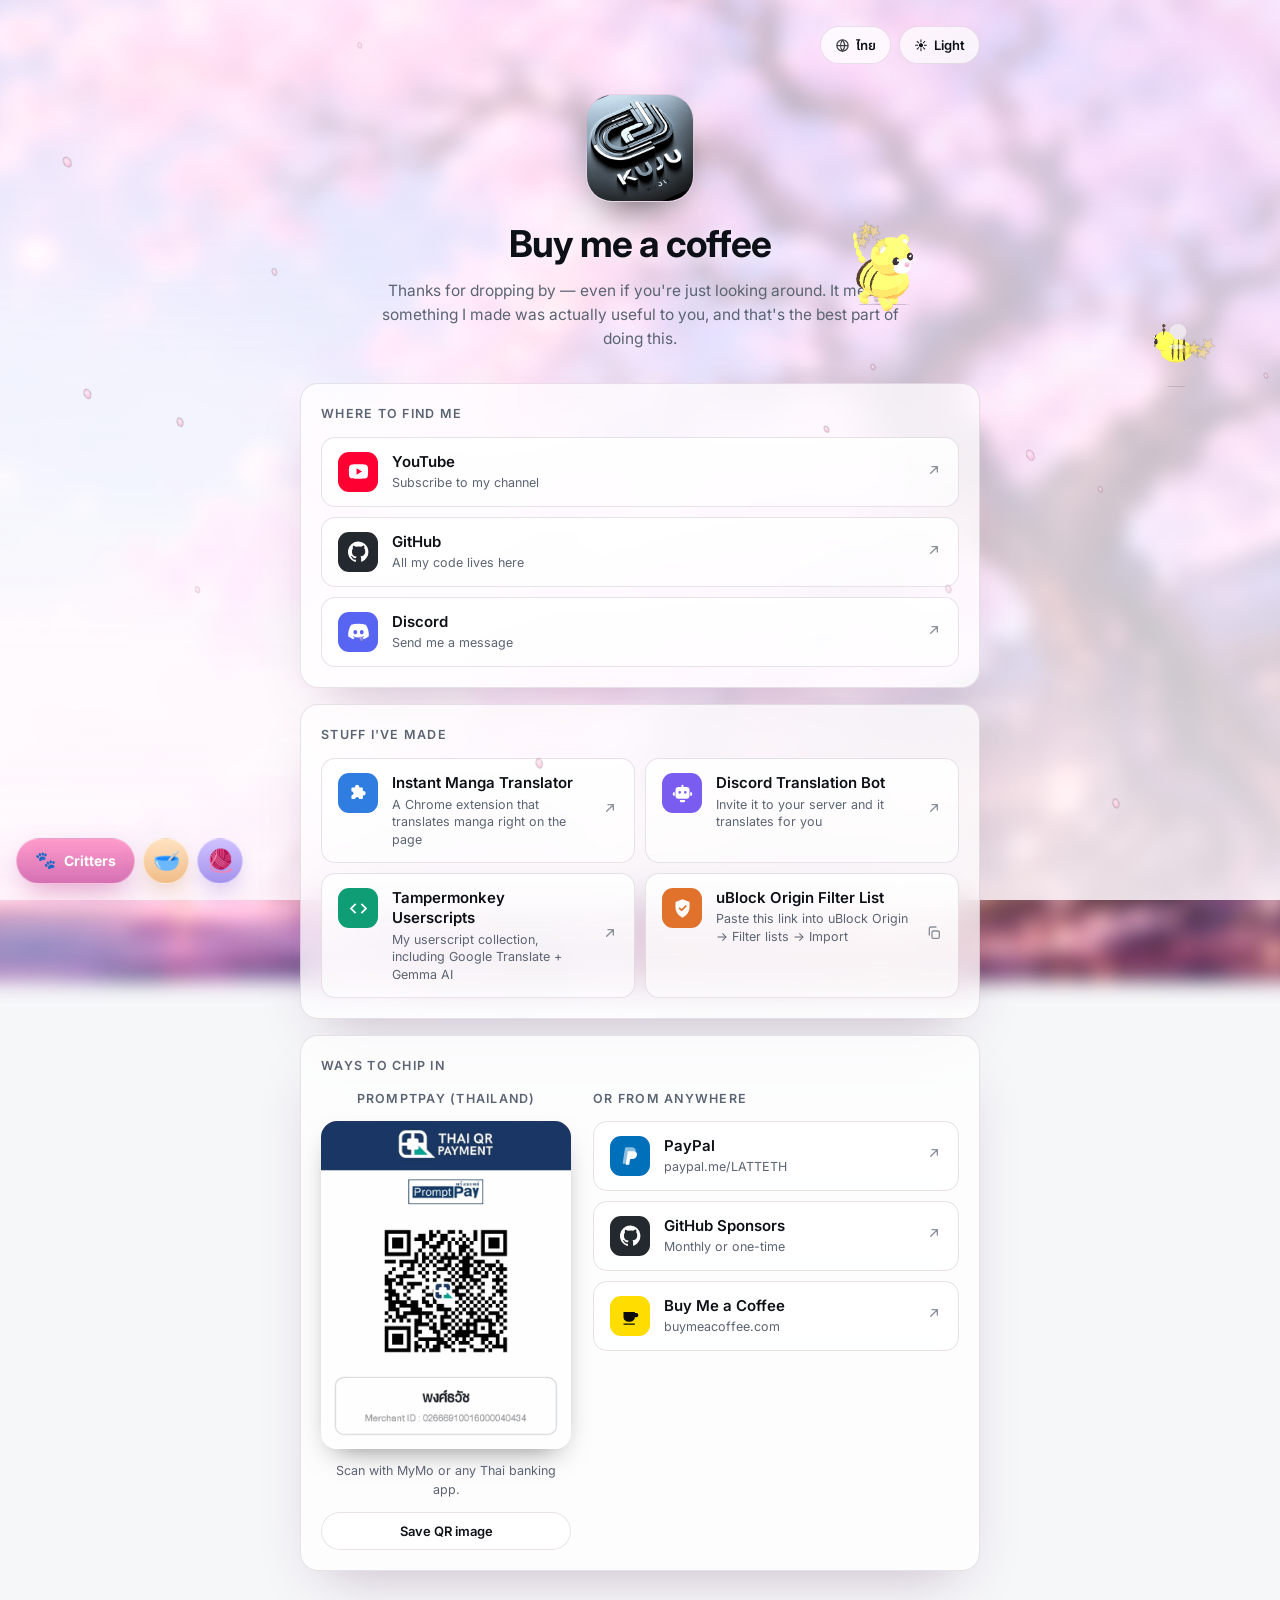
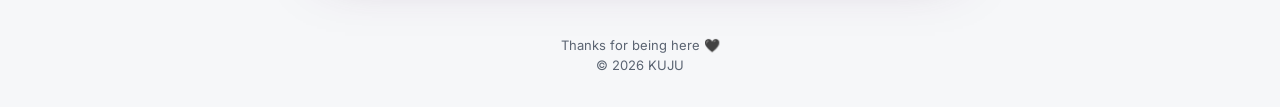
<file: index.html>
<!DOCTYPE html>
<html lang="en" data-theme="dark">
<head>
<meta charset="utf-8">
<meta name="viewport" content="width=device-width, initial-scale=1, viewport-fit=cover">
<title>KUJU</title>
<meta name="description" content="KUJU — projects, links and ways to support my work.">
<meta name="theme-color" content="#0b0d10">

<link rel="preload" as="image" href="assets/sakura-bg.webp" type="image/webp">

<link rel="icon" href="assets/icon-32.png" sizes="32x32">
<link rel="apple-touch-icon" href="assets/icon-180.png">
<meta property="og:title" content="KUJU">
<meta property="og:description" content="Projects, links and ways to support my work.">
<meta property="og:image" content="assets/icon-512.png">
<meta property="og:type" content="website">

<link rel="preconnect" href="https://fonts.googleapis.com">
<link rel="preconnect" href="https://fonts.gstatic.com" crossorigin>
<link href="https://fonts.googleapis.com/css2?family=Inter:wght@400;500;600;700&family=Noto+Sans+Thai:wght@400;500;600;700&display=swap" rel="stylesheet">

<link rel="stylesheet" href="css/style.css">
</head>
<body>

<!-- รูปพื้นหลังซากุระ (เบลอ) — อยู่หลังทุกอย่าง -->
<div class="bg-photo" aria-hidden="true"></div>

<div class="wrap">

  <!-- ปุ่มสลับภาษา / ธีม -->
  <div class="topbar">
    <button class="chip" id="langBtn" type="button" aria-label="Switch language">
      <svg viewBox="0 0 24 24" fill="none" stroke="currentColor" stroke-width="2" aria-hidden="true">
        <circle cx="12" cy="12" r="9"/><path d="M3 12h18M12 3a15 15 0 010 18a15 15 0 010-18"/>
      </svg>
      <span id="langLabel">ไทย</span>
    </button>
    <button class="chip" id="themeBtn" type="button" aria-label="Switch theme">
      <span id="themeIcon">🌙</span><span id="themeLabel">Dark</span>
    </button>
  </div>

  <!-- หัวเว็บ -->
  <header class="hero fade">
    <img class="logo" src="assets/logo.png" alt="KUJU logo">
    <h1 data-t="title">Buy me a coffee</h1>
    <p data-t="sub"></p>
  </header>

  <!-- 1. ช่องทางติดตาม -->
  <section class="section fade" style="animation-delay:.05s">
    <h2 data-t="social">Where to find me</h2>
    <div class="list" id="list-social"></div>
  </section>

  <!-- 2. ผลงาน -->
  <section class="section fade" style="animation-delay:.1s">
    <h2 data-t="works">Stuff I've made</h2>
    <div class="list grid" id="list-works"></div>
  </section>

  <!-- 3. สนับสนุน -->
  <section class="section fade" style="animation-delay:.15s">
    <h2 data-t="donate">Ways to chip in</h2>
    <div class="donate-body">

      <div class="qr">
        <span class="label" data-t="qrTitle">PromptPay</span>
        <img id="qr-img" src="assets/promptpay-card.png" alt="Thai QR Payment / PromptPay code for KUJU">
        <p class="note" data-t="qrNote"></p>
        <button class="chip" id="qr-save" type="button" data-t="qrSave">Save QR image</button>
      </div>

      <div class="online">
        <span class="label" data-t="orOnline">Or from anywhere</span>
        <div class="list" id="list-donate"></div>
      </div>

    </div>
  </section>

</div>

<footer>
  <span data-t="thanks"></span><br>
  © <span id="year"></span> KUJU
  <!-- ตัวนับผู้เข้าชม — ซ่อนไว้จนกว่าจะดึงตัวเลขจริงมาได้ -->
  <span class="visits" id="visit-count" hidden></span>
</footer>

<div class="toast" id="toast" role="status" aria-live="polite"></div>

<noscript>
  <p style="text-align:center;padding:0 20px 40px">
    This page needs JavaScript to show the links. ·
    หน้านี้ต้องเปิด JavaScript เพื่อแสดงลิงก์
  </p>
</noscript>

<!-- ลำดับสำคัญ: data และ i18n ต้องมาก่อน main -->
<script src="js/icons.js"></script>
<script src="js/data.js"></script>
<script src="js/i18n.js"></script>
<script src="js/main.js"></script>
<script src="js/counter.js" defer></script>

<!-- มินิเกม "สัตว์ป่วนหน้าเว็บ" — โหลดทีหลังสุด ไม่ให้ถ่วงเนื้อหาหลัก
     three.js r128 (MIT) เก็บไว้ในโปรเจกต์เอง ไม่พึ่ง CDN เน็ตล่มก็ยังเล่นได้ -->
<script src="js/vendor-three.min.js" defer></script>
<script src="js/critters.js" defer></script>
</body>
</html>
</file>
<file: css/style.css>
/* ============================================================
   style.css — หน้าตาทั้งหมดของเว็บ
   สีหลักอยู่ในบล็อก :root ข้างล่าง แก้ที่นั่นจุดเดียวเปลี่ยนทั้งเว็บ
   ============================================================ */

/* --- 1. ตัวแปรสี ----------------------------------------- */
:root{
  --bg:#0b0d10;
  --card:rgba(255,255,255,.04);
  --card-brd:rgba(255,255,255,.09);
  --tile:linear-gradient(180deg,rgba(255,255,255,.03),rgba(255,255,255,0));
  --fg:#f2f4f7;
  --muted:#9aa4b2;
  --ring:rgba(255,255,255,.16);
  --shadow:0 20px 50px -20px rgba(0,0,0,.8);
  --radius:18px;
  --radius-sm:14px;
}
html[data-theme="light"]{
  --bg:#f6f7f9;
  --card:rgba(255,255,255,.9);
  --card-brd:rgba(10,15,25,.09);
  --tile:#ffffff;
  --fg:#0d1117;
  --muted:#5b6472;
  --ring:rgba(10,15,25,.14);
  --shadow:0 20px 45px -22px rgba(15,23,42,.35);
}

/* --- 2. พื้นฐาน ------------------------------------------- */
*{box-sizing:border-box}
html,body{margin:0;padding:0}
body{
  background:var(--bg);
  color:var(--fg);
  font-family:"Inter","Noto Sans Thai",-apple-system,BlinkMacSystemFont,"Segoe UI",Roboto,sans-serif;
  -webkit-font-smoothing:antialiased;
  line-height:1.55;
  min-height:100dvh;
  display:flex;
  flex-direction:column;
  transition:background .3s ease,color .3s ease;
}
/* ม่านสีบางๆ ทับรูปพื้นหลัง ให้ตัวหนังสืออ่านออกทุกธีม */
body::before{
  content:"";position:fixed;inset:0;z-index:-1;pointer-events:none;
  background:
    radial-gradient(70rem 45rem at 15% -10%, rgba(120,90,190,.26), transparent 62%),
    radial-gradient(55rem 40rem at 92% 8%, rgba(210,110,180,.20), transparent 62%),
    linear-gradient(180deg, rgba(9,8,18,.28) 0%, rgba(9,8,18,.46) 45%, rgba(9,8,18,.62) 100%);
}
html[data-theme="light"] body::before{
  background:
    radial-gradient(70rem 45rem at 15% -10%, rgba(255,235,245,.55), transparent 62%),
    radial-gradient(55rem 40rem at 92% 8%, rgba(235,225,255,.50), transparent 62%),
    linear-gradient(180deg, rgba(255,252,254,.62) 0%, rgba(255,250,253,.74) 45%, rgba(255,248,252,.86) 100%);
}

/* --- 2b. รูปพื้นหลังซากุระ ------------------------------- */
/* ใส่ inset ติดลบ + scale เพื่อไม่ให้ขอบภาพจางออกตอนเบลอ */
.bg-photo{
  position:fixed;inset:-4vmax;z-index:-2;pointer-events:none;
  /* บรรทัดแรกคือตัวสำรองสำหรับเบราว์เซอร์เก่าที่ไม่รู้จัก image-set
     บรรทัดถัดมาจะทับให้เบราว์เซอร์ใหม่ใช้ webp ที่ไฟล์เล็กกว่า */
  background-image:url("../assets/sakura-bg.jpg");
  background-image:-webkit-image-set(url("../assets/sakura-bg.webp") type("image/webp"),
                                     url("../assets/sakura-bg.jpg") type("image/jpeg"));
  background-image:image-set(url("../assets/sakura-bg.webp") type("image/webp"),
                             url("../assets/sakura-bg.jpg") type("image/jpeg"));
  background-position:center 30%;
  background-size:cover;
  background-repeat:no-repeat;
  filter:blur(7px) saturate(1.08) brightness(.96);
  transform:scale(1.06);
  transition:filter .35s ease,opacity .35s ease;
  will-change:filter;
}
/* fallback สำหรับเบราว์เซอร์ที่ไม่รู้จัก image-set — ประกาศไว้ก่อนหน้าแล้ว
   จึงใช้ .no-imageset ไม่ต้อง เพราะ background-image ตัวแรกคือ url() ปกติ */
html[data-theme="light"] .bg-photo{
  filter:blur(9px) saturate(1.1) brightness(1.12);
}
@media (max-width:620px){
  .bg-photo{filter:blur(5px) saturate(1.05) brightness(.8);background-position:62% 30%}
}
a{color:inherit}

.wrap{width:100%;max-width:720px;margin:0 auto;padding:20px 20px 40px;flex:1}

/* --- 3. แถบปุ่มด้านบน ------------------------------------ */
.topbar{display:flex;justify-content:flex-end;gap:8px;padding:6px 0 22px}
.chip{
  display:inline-flex;align-items:center;gap:6px;cursor:pointer;
  background:var(--card);border:1px solid var(--card-brd);color:var(--fg);
  border-radius:999px;padding:8px 14px;font:inherit;font-size:13px;font-weight:600;
  backdrop-filter:blur(10px);
  transition:transform .15s,border-color .2s,background .2s;
}
.chip:hover{transform:translateY(-1px);border-color:var(--ring)}
.chip:active{transform:translateY(0)}
.chip svg{width:15px;height:15px;opacity:.8}

/* --- 4. หัวเว็บ ------------------------------------------- */
.hero{text-align:center;padding:8px 0 32px}
.hero .logo{
  width:108px;height:108px;object-fit:cover;border-radius:26px;
  border:1px solid var(--card-brd);box-shadow:var(--shadow);
  display:block;margin:0 auto 20px;
}
.hero h1{
  font-size:clamp(27px,6.6vw,37px);line-height:1.2;margin:0 0 12px;
  letter-spacing:-.02em;font-weight:700;
}
.hero p{color:var(--muted);font-size:15.5px;margin:0 auto;max-width:52ch}

/* --- 5. การ์ดแต่ละส่วน ----------------------------------- */
.section{
  background:var(--card);border:1px solid var(--card-brd);border-radius:var(--radius);
  backdrop-filter:blur(14px);box-shadow:var(--shadow);
  padding:20px;margin-bottom:16px;
}
.section > h2{
  font-size:12.5px;letter-spacing:.1em;text-transform:uppercase;color:var(--muted);
  margin:0 0 14px;font-weight:600;
}

/* --- 6. รายการลิงก์ --------------------------------------- */
.list{display:flex;flex-direction:column;gap:10px}
.list.grid{display:grid;grid-template-columns:1fr 1fr;gap:10px}
@media (max-width:600px){ .list.grid{grid-template-columns:1fr} }

.item{
  display:flex;align-items:center;gap:14px;text-decoration:none;color:var(--fg);
  border:1px solid var(--card-brd);border-radius:var(--radius-sm);padding:14px 16px;
  background:var(--tile);
  transition:transform .16s cubic-bezier(.2,.8,.2,1),border-color .2s,background .2s;
}
.item:hover{transform:translateY(-2px);border-color:var(--ring)}
.item:focus-visible{outline:2px solid #6ea8fe;outline-offset:2px}

.item .icon{
  width:40px;height:40px;flex:none;border-radius:11px;
  display:grid;place-items:center;
}
.item .icon svg{width:21px;height:21px;fill:currentColor}

.item .text{min-width:0;flex:1}
.item .text b{display:block;font-size:15px;font-weight:600;line-height:1.35}
.item .text span{
  display:block;font-size:12.5px;color:var(--muted);line-height:1.4;margin-top:2px;
}
.item .go{margin-left:auto;color:var(--muted);flex:none;opacity:.7}
.item .go svg{width:16px;height:16px;fill:none;stroke:currentColor;stroke-width:2;
  stroke-linecap:round;stroke-linejoin:round}

/* ให้การ์ดผลงานสูงเท่ากันในโหมด grid */
.list.grid .item{align-items:flex-start}
.list.grid .item .go{align-self:center}

/* --- 7. ส่วนบริจาค --------------------------------------- */
.donate-body{display:grid;grid-template-columns:250px 1fr;gap:22px;align-items:start}
@media (max-width:620px){ .donate-body{grid-template-columns:1fr} }

.qr{display:flex;flex-direction:column;align-items:center;gap:12px;text-align:center}
.qr img{
  width:100%;max-width:250px;border-radius:16px;display:block;
  box-shadow:0 12px 30px -14px rgba(0,0,0,.55);
}
.qr .label{font-size:12.5px;letter-spacing:.1em;text-transform:uppercase;
  color:var(--muted);font-weight:600}
.qr .note{font-size:12.5px;color:var(--muted);margin:0;max-width:30ch}
.qr .chip{width:100%;justify-content:center}

.online{display:flex;flex-direction:column;gap:10px}
.online > .label{font-size:12.5px;letter-spacing:.1em;text-transform:uppercase;
  color:var(--muted);font-weight:600;margin-bottom:2px}

/* --- 8. ท้ายเว็บ ----------------------------------------- */
footer{text-align:center;color:var(--muted);font-size:13px;padding:8px 20px 32px}

/* --- 9. อนิเมชัน ----------------------------------------- */
.fade{animation:fade .5s cubic-bezier(.2,.8,.2,1) both}
@keyframes fade{from{opacity:0;transform:translateY(10px)}to{opacity:1;transform:none}}
@media (prefers-reduced-motion:reduce){*{animation:none!important;transition:none!important}}

/* --- 10. ข้อความแจ้งเตือนเล็กๆ (toast) ------------------- */
.toast{
  position:fixed;left:50%;bottom:26px;transform:translate(-50%,20px);
  background:var(--fg);color:var(--bg);
  padding:10px 18px;border-radius:999px;font-size:13px;font-weight:600;
  opacity:0;pointer-events:none;transition:opacity .25s,transform .25s;z-index:50;
}
.toast.show{opacity:1;transform:translate(-50%,0)}

/* ============================================================
   11. ปรับการ์ดให้อ่านง่ายขึ้นเมื่อมีรูปพื้นหลัง
   (พื้นหลังเป็นรูปถ่าย การ์ดใสเกินไปจะอ่านยาก เลยทึบขึ้นนิดหน่อย)
   ============================================================ */
:root{
  --card:rgba(18,16,28,.46);
  --card-brd:rgba(255,255,255,.13);
  --tile:linear-gradient(180deg,rgba(255,255,255,.08),rgba(255,255,255,.02));
  --ring:rgba(255,190,220,.45);
  --shadow:0 24px 60px -24px rgba(0,0,0,.85);
}
html[data-theme="light"]{
  --card:rgba(255,255,255,.72);
  --card-brd:rgba(120,80,120,.16);
  --tile:linear-gradient(180deg,rgba(255,255,255,.9),rgba(255,255,255,.62));
  --ring:rgba(220,120,175,.45);
  --shadow:0 24px 55px -26px rgba(90,40,90,.35);
}
.section{backdrop-filter:blur(18px) saturate(1.2);-webkit-backdrop-filter:blur(18px) saturate(1.2)}
.hero h1{text-shadow:0 2px 18px rgba(0,0,0,.45)}
html[data-theme="light"] .hero h1{text-shadow:0 2px 14px rgba(255,255,255,.7)}
.hero .logo{box-shadow:0 18px 45px -18px rgba(0,0,0,.8),0 0 0 1px rgba(255,255,255,.12)}
footer{text-shadow:0 1px 10px rgba(0,0,0,.4)}
html[data-theme="light"] footer{text-shadow:none}

/* ============================================================
   12. มินิเกม — ผืนผ้าใบ 3D
   ============================================================ */
#critter-canvas{
  position:fixed;inset:0;width:100%;height:100%;
  z-index:40;pointer-events:none;   /* JS จะเปิดรับคลิกเฉพาะตอนเมาส์อยู่บนตัวสัตว์ */
}

/* ============================================================
   13. มินิเกม — แผงควบคุม
   ============================================================ */
.critter-dock{
  position:fixed;left:16px;bottom:16px;z-index:60;
  display:flex;flex-direction:column;align-items:flex-start;gap:10px;
  font-family:inherit;
}
@media (max-width:620px){ .critter-dock{left:12px;right:12px;bottom:12px} }

.critter-fab{
  display:inline-flex;align-items:center;gap:8px;cursor:pointer;
  background:linear-gradient(180deg,rgba(255,150,200,.95),rgba(210,105,175,.95));
  color:#fff;border:1px solid rgba(255,255,255,.35);
  border-radius:999px;padding:11px 18px;font:inherit;font-size:14px;font-weight:700;
  box-shadow:0 12px 30px -10px rgba(200,60,140,.6);
  transition:transform .16s cubic-bezier(.2,.8,.2,1),box-shadow .2s,filter .2s;
  align-self:flex-start;
}
.critter-fab:hover{transform:translateY(-2px) scale(1.03);box-shadow:0 16px 36px -10px rgba(200,60,140,.75)}
.critter-fab:active{transform:translateY(0) scale(.98)}
.critter-fab .paw{font-size:17px;line-height:1}
.critter-fab.is-disabled{filter:grayscale(.7);opacity:.75}
.critter-dock.open .critter-fab .paw{animation:pawWiggle 1.4s ease-in-out infinite}
@keyframes pawWiggle{0%,100%{transform:rotate(-12deg)}50%{transform:rotate(12deg)}}

.critter-panel{
  width:min(340px,calc(100vw - 32px));
  background:var(--card);border:1px solid var(--card-brd);border-radius:20px;
  backdrop-filter:blur(20px) saturate(1.3);-webkit-backdrop-filter:blur(20px) saturate(1.3);
  box-shadow:var(--shadow);padding:16px;color:var(--fg);
  animation:critterIn .22s cubic-bezier(.2,.9,.25,1) both;
}
@keyframes critterIn{from{opacity:0;transform:translateY(10px) scale(.96)}to{opacity:1;transform:none}}

.critter-head{display:flex;align-items:center;justify-content:space-between;gap:10px;margin-bottom:4px}
.critter-title{font-size:15px;font-weight:700;letter-spacing:-.01em}
.critter-x{
  background:none;border:none;color:var(--muted);font:inherit;font-size:14px;
  cursor:pointer;padding:4px 6px;border-radius:8px;line-height:1;
}
.critter-x:hover{color:var(--fg);background:rgba(255,255,255,.08)}
.critter-hint{margin:0 0 12px;font-size:12px;line-height:1.5;color:var(--muted)}
.critter-error{margin:0;font-size:12.5px;line-height:1.55;color:var(--muted)}

.critter-grid{
  display:grid;grid-template-columns:repeat(4,1fr);gap:6px;
  max-height:min(46vh,300px);overflow-y:auto;padding-right:4px;margin-bottom:12px;
  scrollbar-width:thin;
}
.critter-grid::-webkit-scrollbar{width:6px}
.critter-grid::-webkit-scrollbar-thumb{background:var(--card-brd);border-radius:99px}

.critter-pick{
  display:flex;flex-direction:column;align-items:center;justify-content:center;gap:3px;
  background:var(--tile);border:1px solid var(--card-brd);border-radius:13px;
  padding:8px 3px 7px;cursor:pointer;color:var(--fg);font:inherit;
  transition:transform .15s cubic-bezier(.2,.8,.2,1),border-color .2s,background .2s;
}
.critter-pick:hover{transform:translateY(-2px);border-color:var(--ring)}
.critter-pick:active{transform:translateY(0) scale(.95)}
.critter-pick:focus-visible{outline:2px solid #ff9dc6;outline-offset:2px}
.critter-pick .e{font-size:21px;line-height:1.1}
.critter-pick .n{
  font-size:9.5px;font-weight:600;color:var(--muted);line-height:1.2;text-align:center;
  max-width:100%;overflow:hidden;text-overflow:ellipsis;white-space:nowrap;
}
.critter-pick.pop{animation:pickPop .26s ease}
@keyframes pickPop{0%{transform:scale(1)}45%{transform:scale(1.18)}100%{transform:scale(1)}}

.critter-bar{display:flex;flex-wrap:wrap;align-items:center;gap:6px}
.critter-btn{
  background:var(--tile);border:1px solid var(--card-brd);color:var(--fg);
  border-radius:999px;padding:7px 13px;font:inherit;font-size:12px;font-weight:600;
  cursor:pointer;transition:transform .15s,border-color .2s,background .2s;
}
.critter-btn:hover{transform:translateY(-1px);border-color:var(--ring)}
.critter-btn.danger{color:#ff8fae;border-color:rgba(255,143,174,.35)}
.critter-btn.danger:hover{background:rgba(255,143,174,.12)}
.critter-count{margin-left:auto;font-size:11px;color:var(--muted);font-weight:600;white-space:nowrap}

@media (max-width:620px){
  .critter-panel{width:100%}
  .critter-grid{grid-template-columns:repeat(5,1fr);max-height:38vh}
}

/* ============================================================
   14. ตัวนับผู้เข้าชม (ท้ายหน้า)
   ============================================================ */
.visits{
  display:block;margin-top:8px;font-size:12px;color:var(--muted);opacity:.85;
  letter-spacing:.01em;
}
.visits::before{content:"👀 ";opacity:.8}
.visits[hidden]{display:none}

/* ============================================================
   15. มินิเกม — ชามขนม / ขนมที่กำลังลาก / การ์ดโดนแทะ
   ============================================================ */
.critter-row{display:flex;align-items:center;gap:8px}

.critter-bowl{
  display:inline-flex;align-items:center;justify-content:center;
  width:46px;height:46px;flex:none;cursor:grab;
  background:linear-gradient(180deg,rgba(255,225,190,.95),rgba(240,185,130,.95));
  border:1px solid rgba(255,255,255,.4);border-radius:50%;
  font-size:22px;line-height:1;padding:0;
  box-shadow:0 10px 26px -10px rgba(190,120,50,.6);
  transition:transform .16s cubic-bezier(.2,.8,.2,1),box-shadow .2s;
  touch-action:none;   /* กันหน้าเว็บเลื่อนตอนลากบนมือถือ */
}
.critter-bowl:hover{transform:translateY(-2px) scale(1.06)}
.critter-bowl.is-dragging{cursor:grabbing;transform:scale(.92)}
.critter-bowl[hidden]{display:none}

/* ขนมที่ลอยตามนิ้ว/เมาส์ตอนลาก */
.critter-treat-ghost{
  position:fixed;z-index:70;pointer-events:none;
  transform:translate(-50%,-50%) rotate(-8deg);
  font-size:30px;line-height:1;
  filter:drop-shadow(0 6px 10px rgba(0,0,0,.45));
  animation:treatWobble .6s ease-in-out infinite alternate;
}
@keyframes treatWobble{from{transform:translate(-50%,-50%) rotate(-10deg) scale(1)}
                       to{transform:translate(-50%,-50%) rotate(10deg) scale(1.08)}}

/* การ์ดสั่นตอนถูกแทะ */
.section.critter-chewed{animation:chewShake .34s ease}
@keyframes chewShake{
  0%,100%{transform:none}
  20%{transform:translateX(-3px) rotate(-.28deg)}
  50%{transform:translateX(2px) rotate(.22deg)}
  80%{transform:translateX(-1px) rotate(-.1deg)}
}

@media (max-width:620px){
  .critter-bowl{width:42px;height:42px;font-size:20px}
}

/* ============================================================
   16. มินิเกม — กล่องของเล่น / โหมดถังเก็บของตอนลากมาปล่อย
   ============================================================ */
.critter-toybox{
  background:linear-gradient(180deg,rgba(205,190,255,.95),rgba(160,140,235,.95));
  box-shadow:0 10px 26px -10px rgba(110,80,200,.6);
}

/* ลากของ/สัตว์มาลอยเหนือแผง = กำลังจะเก็บออก */
.critter-dock.is-bin .critter-panel,
.critter-dock.is-bin .critter-fab,
.critter-dock.is-bin .critter-bowl{
  outline:2px dashed rgba(255,143,174,.9);
  outline-offset:3px;
}
.critter-dock.is-bin .critter-fab{
  filter:saturate(.5) brightness(1.15);
}
.critter-dock.is-bin::after{
  content:"🗑";
  position:absolute;left:50%;top:-14px;transform:translateX(-50%);
  font-size:22px;line-height:1;
  filter:drop-shadow(0 4px 8px rgba(0,0,0,.5));
  pointer-events:none;
}
.critter-dock{position:fixed}
</file>
